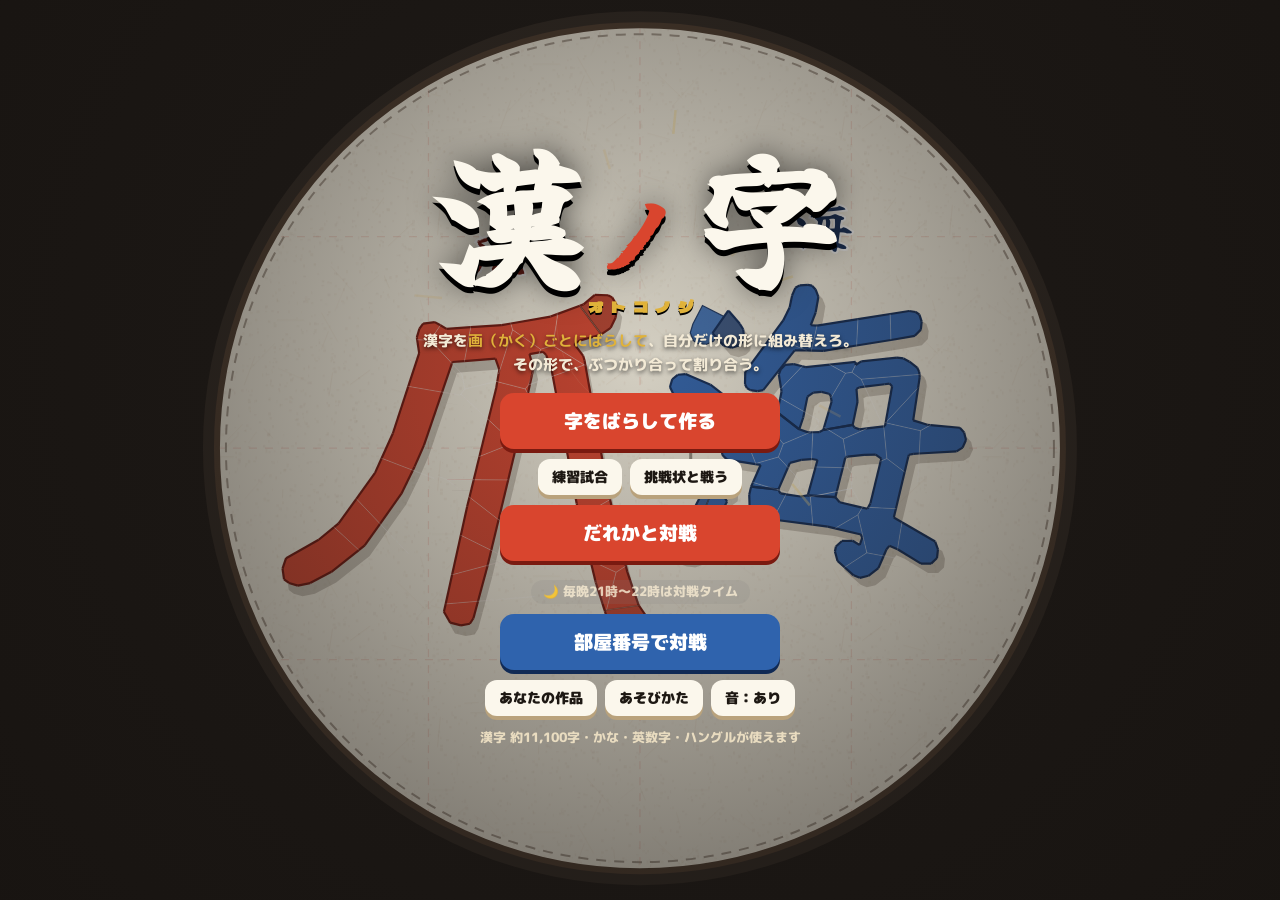
<file: index.html>
<!doctype html>
<html lang="ja">
<head>
<!-- Google tag (gtag.js) -->
<script async src="https://www.googletagmanager.com/gtag/js?id=G-5RB6XMN0QR"></script>
<script>
  window.dataLayer = window.dataLayer || [];
  function gtag(){dataLayer.push(arguments);}
  gtag('js', new Date());
  gtag('config', 'G-5RB6XMN0QR');
</script>
<meta charset="utf-8">
<meta name="viewport" content="width=device-width,initial-scale=1,maximum-scale=1,user-scalable=no,viewport-fit=cover">
<title>漢ノ字</title>
<meta name="description" content="漢字を画（かく）ごとにばらして、自分だけの形に組み替える。その形で、ぶつかり合って割り合う。どの字を、どう組むか。">
<meta name="theme-color" content="#16120f">
<meta property="og:title" content="漢ノ字（オトコノジ）">
<meta property="og:description" content="漢字を画ごとにばらして組み替え、その形でぶつかり合う。どの字を、どう組むか。">
<meta property="og:type" content="website">
<meta property="og:url" content="https://nasubi-no-oniwa.github.io/otokonoji/">
<meta property="og:site_name" content="なすびのお庭">
<meta property="og:image" content="https://nasubi-no-oniwa.github.io/otokonoji/icons/ogp.png">
<meta property="og:image:width" content="1200">
<meta property="og:image:height" content="630">
<meta name="twitter:card" content="summary_large_image">
<meta name="twitter:title" content="漢ノ字（オトコノジ）">
<meta name="twitter:description" content="漢字を画ごとにばらして組み替え、その形でぶつかり合う。どの字を、どう組むか。">
<meta name="twitter:image" content="https://nasubi-no-oniwa.github.io/otokonoji/icons/ogp.png">
<meta name="apple-mobile-web-app-capable" content="yes">
<link rel="manifest" href="manifest.json">
<link rel="icon" href="icons/icon-192.png">
<link rel="apple-touch-icon" href="icons/apple-touch-icon.png">
<link rel="preconnect" href="https://fonts.googleapis.com">
<link rel="preconnect" href="https://fonts.gstatic.com" crossorigin>
<link href="https://fonts.googleapis.com/css2?family=Dela+Gothic+One&family=Yuji+Syuku&family=M+PLUS+Rounded+1c:wght@500;800;900&display=swap" rel="stylesheet">
<link rel="stylesheet" href="css/style.css?v=4">
<!-- nasubi-track: 結果画面とXへの投稿の回数を記録（ゲームの動きには影響しない） -->
<script>(function(){try{var G="otokonoji",IDS=["result"];
function ev(n){try{if(typeof gtag==='function')gtag('event',n,{game:G});}catch(e){}}
var o=window.open;window.open=function(u){try{if(/intent\/(post|tweet)/.test(String(u)))ev('x_share');}catch(e){}return o.apply(window,arguments);};
if(!IDS.length)return;
function vis(e){if(!e||!e.isConnected||e.closest('[hidden]'))return false;var r=e.getBoundingClientRect();if(r.width<1||r.height<1)return false;for(var n=e;n&&n.nodeType===1;n=n.parentElement){var s=getComputedStyle(n);if(s.display==='none'||s.visibility==='hidden'||parseFloat(s.opacity)<0.05)return false;}return true;}
var was={};setInterval(function(){try{var any=false;for(var i=0;i<IDS.length;i++){if(vis(document.getElementById(IDS[i])))any=true;}if(any&&!was.v)ev('result_view');was.v=any;}catch(e){}},700);
}catch(e){}})();</script>
<!-- nasubi-ad: スマホのとき、結果画面とタイトル画面の決めた場所に広告の帯（と、決めた場所だけその下に大きい広告）を出す（遊んでいる最中は出さない・ボタンに重ねない・広告の幅320pxを切らない・画面が出たらすぐ見せるが、最初の1.2秒は押しても反応しない・画面が出るたびに新しい広告を読みこむ（場所ごとに30秒に1回まで）・画面が隠れて2秒たったら広告を外して止める・タイトル画面はタイトル用の広告枠を使う） -->
<script>(function(){try{var C=[{"a": "#result .sheet-in", "v": "#result"}, {"a": "#s-title div.t-wrap", "v": "#s-title", "t": 1, "b": 1, "m": 20, "x": "", "x2": ""}],BIG=1,M=20,EX="",EX2="",AD='https://nasubi-no-oniwa.github.io/ad/',AD2='https://nasubi-no-oniwa.github.io/ad/big.html',TAD='https://nasubi-no-oniwa.github.io/ad/t.html',TAD2='https://nasubi-no-oniwa.github.io/ad/tbig.html',LOCK=1200,HOLD=2000,MIN=30000;
if(/[?&]noad=1/.test(location.search))return;
if(!/iPhone|iPod|Android|Mobile|Windows Phone|BlackBerry/i.test(navigator.userAgent||''))return;
var S=[];
function vis(e){if(!e||!e.isConnected||e.closest('[hidden]'))return false;var r=e.getBoundingClientRect();if(r.width<1||r.height<1)return false;for(var n=e;n&&n.nodeType===1;n=n.parentElement){var s=getComputedStyle(n);if(s.display==='none'||s.visibility==='hidden'||parseFloat(s.opacity)<0.05)return false;}return true;}
function opt(i,k,d){return C[i][k]===undefined?d:C[i][k];}
function mk(i){var b=document.createElement('div');b.className='nsb-ad';b.style.cssText='display:block;position:static;float:none;box-sizing:content-box;width:320px;min-width:320px;max-width:none;height:50px;margin:'+opt(i,'m',M)+'px calc((100% - 320px) / 2) 0;padding:0;border:0;background:none;box-shadow:none;border-radius:0;transform:none;overflow:hidden;flex:0 0 auto;align-self:center;'+opt(i,'x',EX);return b;}
function mk2(i){var g=document.createElement('div');g.className='nsb-ad nsb-big';g.style.cssText='display:block;position:static;float:none;box-sizing:content-box;width:300px;min-width:300px;max-width:none;height:250px;margin:20px calc((100% - 300px) / 2) 0;padding:0;border:0;background:none;box-shadow:none;border-radius:0;transform:none;overflow:hidden;flex:0 0 auto;align-self:center;'+opt(i,'x2',EX2);return g;}
function mkf(u,w,h){var f=document.createElement('iframe');f.title='ad';f.setAttribute('scrolling','no');f.width=w;f.height=h;f.style.cssText='border:0;margin:0;padding:0;width:'+w+'px;height:'+h+'px;display:block;max-width:none;visibility:hidden;pointer-events:none';f.src=u;return f;}
function place(){for(var i=0;i<C.length;i++){var a=document.querySelector(C[i].a);if(!a)continue;var s=S[i]||(S[i]={b:mk(i),g:opt(i,'b',BIG)?mk2(i):null,on:false,since:0,hid:0,last:0,f:null,f2:null});var b=s.b;
if(C[i].p==='first'){if(a.firstElementChild!==b)a.insertBefore(b,a.firstChild);}else if(b.parentNode!==a)a.appendChild(b);
if(s.g&&b.nextSibling!==s.g)a.insertBefore(s.g,b.nextSibling);}}
function off(s,now){if(s.f){s.f.style.visibility='hidden';s.f.style.pointerEvents='none';}if(s.f2){s.f2.style.visibility='hidden';s.f2.style.pointerEvents='none';}s.on=false;s.since=0;s.hid=now;}
function kill(s){if(s.f){if(s.f.parentNode)s.f.parentNode.removeChild(s.f);s.f=null;}if(s.f2){if(s.f2.parentNode)s.f2.parentNode.removeChild(s.f2);s.f2=null;}}
function tick(){try{place();var k=-1,i,s,res=false,now=Date.now();
for(i=0;i<C.length;i++){s=S[i];if(!C[i].t&&s&&vis(document.querySelector(C[i].v))&&vis(s.b)){k=i;res=true;break;}}
if(k<0)for(i=0;i<C.length;i++){s=S[i];if(C[i].t&&s&&vis(document.querySelector(C[i].v))&&vis(s.b)){k=i;break;}}
if(document.hidden)k=-1;
for(i=0;i<C.length;i++){s=S[i];if(!s)continue;
if(C[i].t){var d=(res&&vis(document.querySelector(C[i].v)))?'none':'block';if(s.b.style.display!==d){s.b.style.display=d;if(s.g)s.g.style.display=d;}}
if(i!==k){if(s.on)off(s,now);if(s.f&&now-s.hid>=HOLD&&now-s.last>=MIN)kill(s);}}
if(k<0)return;
s=S[k];
if(!s.on){s.on=true;s.since=now;}
if(!s.f){var t=!!C[k].t;s.f=mkf(t?TAD:AD,320,50);s.b.appendChild(s.f);if(s.g){s.f2=mkf(t?TAD2:AD2,300,250);s.g.appendChild(s.f2);}s.last=now;}
if(s.f.parentNode!==s.b)s.b.appendChild(s.f);if(s.f2&&s.f2.parentNode!==s.g)s.g.appendChild(s.f2);
var pe=(now-s.since<LOCK)?'none':'auto';
s.f.style.visibility='visible';s.f.style.pointerEvents=pe;if(s.f2){s.f2.style.visibility='visible';s.f2.style.pointerEvents=pe;}
}catch(_){}}
function go(){place();try{new MutationObserver(place).observe(document.body,{childList:true,subtree:true});}catch(_){}setInterval(tick,300);}
if(document.body)go();else document.addEventListener('DOMContentLoaded',go);
}catch(e){}})();</script>
<!-- nasubi-next: 結果画面に「次のゲーム」を出す（右にスライドするか押すと、おすすめの画面。中身は nasubi-no-oniwa.github.io/next/next.js で全作品共通） -->
<script>window.NSB_NEXT={"g": "otokonoji", "r": [{"a": "#result .sheet-in", "v": "#result"}], "ad": 1};</script>
<script src="https://nasubi-no-oniwa.github.io/next/next.js" defer></script>
</head>
<body>
<canvas id="arena"></canvas>

<!-- タイトル -->
<section class="screen active" id="s-title">
  <div class="t-wrap">
    <div class="logo"><span class="lg-k">漢</span><span class="lg-no">ノ</span><span class="lg-k">字</span></div>
    <div class="logo-r">オトコノジ</div>
    <p class="sub">漢字を<b>画（かく）ごとにばらして</b>、自分だけの形に組み替えろ。<br>その形で、ぶつかり合って割り合う。</p>
    <div class="t-btns">
      <button class="btn big hot" id="btn-make">字をばらして作る</button>
      <div class="row t-row2">
        <button class="btn sm2" id="btn-practice">練習試合</button>
        <button class="btn sm2" id="btn-chal">挑戦状と戦う</button>
      </div>
      <button class="btn big blue" id="btn-online">部屋番号で対戦</button>
      <div class="row t-row2">
        <button class="btn sm2" id="btn-works">あなたの作品</button>
        <button class="btn sm2" id="btn-howto">あそびかた</button>
        <button class="btn sm2" id="btn-snd">音：<span id="snd-name">あり</span></button>
      </div>
      <p class="chal-mine" id="chal-mine"></p>
      <button class="news" id="chal-news" hidden></button>
    </div>
    <p class="loading" id="loading">読みこみ中…</p>
  </div>
</section>

<!-- 作る -->
<section class="screen" id="s-make">
  <header class="bar mk-bar">
    <button class="btn sm ghost" id="mk-back">←<span class="mk-bk"> もどる</span></button>
    <button class="mk-ch" id="mk-ch" title="字をかえる"><span id="mk-ch-t">？</span><small>字をかえる</small></button>
    <select class="cls" id="mk-form" aria-label="字形" hidden></select>
    <span class="mk-st" id="mk-st"></span>
    <button class="btn sm ghost mk-help" id="mk-help" title="作り方">？</button>
  </header>
  <div class="mk-body">
    <div class="mk-board">
      <canvas id="mk-cv"></canvas>
      <div class="mk-empty" id="mk-empty">
        <p>ばらす字を1つ入れてください</p>
        <div class="mk-q"><input id="mk-q" maxlength="8" autocomplete="off" autocapitalize="off" placeholder="例：木"><button class="btn hot" id="mk-go">ばらす</button></div>
        <button class="btn sm" id="mk-rand">おまかせ</button>
        <p class="note">漢字・ひらがな・カタカナ・英数字・ハングルが使えます。</p>
      </div>
    </div>
    <div class="mk-side">
      <div class="mk-tools" id="mk-tools">
        <button class="btn sm" id="mk-rl" title="左に15度回す">⟲<small>15°</small></button>
        <button class="btn sm" id="mk-rr" title="右に15度回す">⟳<small>15°</small></button>
        <button class="btn sm" id="mk-out" title="えらんだ画を箱にもどす">箱へ</button>
        <button class="btn sm" id="mk-undo" title="ひとつ前にもどす">↶</button>
        <button class="btn sm" id="mk-reset" title="元の字の形にもどす">元の字</button>
        <button class="btn sm" id="mk-clear" title="ぜんぶ箱にもどす">全部箱へ</button>
      </div>
      <p class="mk-savehint" id="mk-savehint">↓ できたら、いちばん下の<b>「この形で保存」</b>ボタンで保存</p>
      <div class="mk-box-h"><b>素材箱</b><span id="mk-box-n"></span><small>書き順に並んでいます。ドラッグで台へ</small></div>
      <div class="mk-box" id="mk-box"></div>
      <div class="mk-stats" id="mk-stats" title="押すとグラフ">
        <canvas id="mk-radar" width="300" height="270" style="width:150px;height:135px"></canvas>
        <div class="st-list" id="mk-stl"></div>
      </div>
      <p class="mk-msg" id="mk-msg"></p>
      <div class="mk-foot"><button class="btn big hot" id="mk-save" disabled>この形で保存</button></div>
    </div>
  </div>
</section>

<!-- えらぶ（試合の前） -->
<section class="screen" id="s-setup">
  <header class="bar">
    <button class="btn sm ghost" id="btn-setup-back">← もどる</button>
    <b class="su-title" id="su-title">練習試合</b>
    <div class="on-st" id="on-st"></div>
  </header>
  <div class="slots">
    <div class="slot" id="slot0"></div>
    <div class="vs-mid"><span>VS</span></div>
    <div class="slot" id="slot1"></div>
  </div>
  <footer class="bar bottom">
    <button class="btn big hot" id="btn-fight">はっけよい！</button>
  </footer>
</section>

<!-- 作品をえらぶ -->
<div class="sheet" id="wpick">
  <div class="sheet-in">
    <div class="pk-head"><b class="pk-t" id="wp-t">作品をえらぶ</b><button class="btn sm ghost2" id="wp-close">とじる</button></div>
    <div class="wp-list" id="wp-list"></div>
  </div>
</div>

<!-- 元の字をえらぶ（練習の相手） -->
<div class="sheet" id="cpick">
  <div class="sheet-in cp">
    <div class="pk-head"><b class="pk-t">練習の相手</b><button class="btn sm ghost2" id="cp-close">とじる</button></div>
    <p class="note">何もいじっていない「元の字」と戦います。好きな字を入れてください。</p>
    <div class="mk-q"><input id="cp-q" maxlength="8" autocomplete="off" autocapitalize="off" placeholder="例：龍"><button class="btn hot" id="cp-go">この字と戦う</button></div>
    <div class="row"><button class="btn sm" id="cp-rand">おまかせ</button><button class="btn sm" id="cp-mine">自分の作品から</button></div>
    <p class="err" id="cp-err"></p>
  </div>
</div>

<!-- 試合 -->
<section class="screen" id="s-battle">
  <div class="hud">
    <div class="hp l"><b id="hn0"></b><div class="gauge"><i id="hg0"></i></div><span id="hv0">100%</span></div>
    <div class="clock" id="clock">60</div>
    <div class="hp r"><span id="hv1">100%</span><div class="gauge"><i id="hg1"></i></div><b id="hn1"></b></div>
  </div>
  <div class="call" id="call"></div>
  <div class="b-btns"><button class="btn sm ghost" id="btn-speed">×1</button><button class="btn sm ghost" id="btn-skip">結果へ</button></div>
</section>

<!-- 結果 -->
<div class="sheet" id="result">
  <div class="sheet-in res">
    <div class="res-t" id="res-t"></div>
    <div class="res-line" id="res-line"></div>
    <canvas id="res-img" width="1200" height="675" hidden></canvas>
    <button class="btn big hot img-btn" id="btn-img">勝利画像を出す</button>
    <div class="row">
      <button class="btn" id="btn-replay">もう一度見る</button>
      <button class="btn" id="btn-change">組み合わせを変える</button>
    </div>
    <div class="row" id="chal-row"><button class="btn" id="btn-remake">この作品を作り直す</button><button class="btn hot" id="btn-chal-next">べつの挑戦状と戦う</button></div>
    <p class="note" id="res-note"></p>
  </div>
</div>

<!-- 画像 -->
<div class="sheet" id="imgview">
  <div class="sheet-in iv">
    <img id="iv-img" alt="結果画像">
    <div class="row">
      <button class="btn hot" id="btn-share">Xに投稿</button>
      <button class="btn" id="btn-save">画像を保存</button>
      <button class="btn" id="iv-close">とじる</button>
    </div>
    <p class="note" id="iv-note">画像を長押しでも保存できます</p>
  </div>
</div>

<!-- あなたの作品 -->
<section class="screen" id="s-works">
  <div class="panel">
    <header class="p-head"><button class="btn sm ghost" id="btn-works-back">← もどる</button><h2>あなたの作品</h2></header>
    <div class="p-body"><div id="works-list"></div></div>
  </div>
</section>

<!-- 挑戦状と戦う -->
<section class="screen" id="s-chal">
  <div class="card">
    <h2>挑戦状と戦う</h2>
    <p class="note">だれかが作って置いた作品と戦います。相手がその場にいなくても戦えます。</p>
    <label class="fld">合言葉（8けた）<input id="ch-code" maxlength="11" autocomplete="off" autocapitalize="characters" placeholder="例：AB3K-7XQM"></label>
    <button class="btn hot wide" id="ch-go">この挑戦状と戦う</button>
    <p class="err" id="ch-err"></p>
    <button class="btn blue wide" id="ch-rand">ランダムな挑戦状と戦う</button>
    <button class="btn sm ghost2" id="ch-back">もどる</button>
  </div>
</section>

<!-- 部屋番号で対戦 -->
<section class="screen" id="s-online">
  <div class="card on-card">
    <h2>部屋番号で対戦</h2>
    <div id="on-form">
      <p class="note">同じ部屋番号を入れた人と1対1。お互いに作品をこっそり決めて、同時に公開します。3人目からは観戦です。</p>
      <label class="fld">部屋番号<input id="in-code" maxlength="20" placeholder="例：1234" autocomplete="off"></label>
      <button class="btn hot wide" id="btn-join">入る</button>
    </div>
    <div id="on-wait" class="hide"><p class="big-note" id="on-msg">あいてを待っています…</p><p class="note" id="on-people"></p></div>
    <p class="err" id="on-err"></p>
    <button class="btn sm ghost2" id="btn-on-back">もどる</button>
  </div>
</section>

<!-- あそびかた -->
<section class="screen" id="s-howto">
  <div class="card how">
    <h2>あそびかた</h2>
    <ol>
      <li><b>字をえらんで、ばらす。</b>漢字を1つ入れると、画（かく）ごとにばらばらになって「素材箱」に入ります。同じ字でも日本と中国・台湾で形がちがう字は、どちらの形にするか選べます。</li>
      <li><b>組み替える。</b>画をドラッグして台に置き、「⟲」「⟳」で15度ずつ回します。縦に積むのではなく、<b>重ねて</b>1つの形にします。画は<b>必ずどこかの画とくっついていないといけません</b>（はなれた画は赤くなり、保存できません）。画はぜんぶ使います。元の字のままでは保存できません。</li>
      <li><b>保存して戦う。</b>あとは全自動。ぶつかるたびに割れて欠けていき、先に65％を失った方の負け。60秒たったら残りが多い方の勝ちです。<b>同じ作品どうしなら、いつでも必ず同じ結果</b>になります。</li>
      <li><b>練習試合</b>：自分の作品と、何もいじっていない「元の字」（好きな字）を戦わせます。</li>
      <li><b>合言葉と挑戦状</b>：作品を保存するたびに<b>8けたの合言葉</b>がつき、その作品がそのまま挑戦状になります。形の画像と合言葉をXに投稿しよう。ほかの人は「挑戦状と戦う」に合言葉を入れて戦えます。ランダムな挑戦状とも戦えます。「あなたの作品」で、最近の挑戦者を見て<b>仕返し</b>もできます。</li>
      <li><b>番号で取り出す・引き継ぎ</b>：「あなたの作品」で合言葉を入れると、その作品を一覧に取り出せます（ほかの人の作品は改造できます）。スマホを変えるときは「引き継ぎコード」で作品ぜんぶを移せます。</li>
      <li><b>だれかと対戦・部屋番号で対戦</b>：その場にいる人と、作品どうしで1対1。毎晩21時〜22時は対戦タイム！</li>
    </ol>
    <h3>強さの決まり方</h3>
    <p class="note">組み立てた形は、大きさをそろえてから戦います。<br>体力＝線が占める広さ（重ねるほど減る）、速さ＝軽さ、かたさ＝すき間の少なさ、鋭さ＝形の出っぱり、勢い＝元の字の画数。数字は「元の字」約1万2千字の中で何番目くらいかを0〜100で表したものです。<br>大きく広がった形は土俵に入る大きさまで縮めて、そのぶん体力と重さに<b>加点</b>（1.6倍まで）。画数が少ない字は細い線が欠けやすいので、画数に応じて体力に少し足しています。</p>
    <h3>使える字</h3>
    <p class="note" id="how-chars">※漢字・ひらがな・カタカナ・英数字・ハングルが使えます。旧字や、とてもめずらしい字は、画のデータがないため使えません。<br>ハングルは、部品（字母）の画を組み合わせて作っているので、ふつうの字体と少し形がちがう字があります。</p>
    <h3>データ</h3>
    <p class="credit">日本の字形：KanjiVG（Ulrich Apel、CC BY-SA 3.0）を加工して作成<br>中国・台湾の字形：Make Me a Hanzi（Shaunak Kishore）／hanzi-writer-data（Arphic Public License）を加工して作成<br>英数字：Hershey フォント（hersheytext、MIT License）を加工して作成<br>加工した画のデータ（data/g）は、もとのデータと同じ条件（CC BY-SA 3.0・Arphic Public License）で公開しています<br>効果音：Kenney「Impact Sounds」（CC0）　音楽：自作（プログラムで作成）</p>
    <button class="btn" id="btn-how-back">もどる</button>
  </div>
</section>

<button class="mk-float" id="mk-float" hidden>↓ 保存ボタンは下にあります</button>
<div class="toast" id="toast"></div>

<script src="js/firebase-config.js?v=4"></script>
<script src="js/glyph.js?v=3"></script>
<script src="js/shape.js?v=3"></script>
<script src="js/pct.js?v=3"></script>
<script src="js/sim.js?v=3"></script>
<script src="js/render.js?v=3"></script>
<script src="js/resimg.js?v=3"></script>
<script src="js/sound.js?v=3"></script>
<script src="js/online.js?v=3"></script>
<script src="js/qm.js?v=3"></script>
<script src="js/chal.js?v=3"></script>
<script src="js/edit.js?v=4"></script>
<script src="js/main.js?v=3"></script>
</body>
</html>
</file>
<file: css/style.css>
:root { --paper: #f1e9d6; --paper2: #fbf7ec; --ink: #1d1813; --sumi: #16120f; --red: #d9452e; --red-d: #7a1a10; --blue: #2f63ad; --blue-d: #102a55; --gold: #e0b23a; --green: #3e9a55; --bg: #16120f; }
* { box-sizing: border-box; -webkit-tap-highlight-color: transparent; }
html, body { margin: 0; height: 100%; overflow: hidden; background: var(--bg); color: var(--ink); font-family: 'M PLUS Rounded 1c', sans-serif; font-weight: 800; -webkit-user-select: none; user-select: none; }
#arena { position: fixed; inset: 0; width: 100%; height: 100%; display: block; }
button { font: inherit; color: inherit; cursor: pointer; }
.hide { display: none !important; }
.screen { position: fixed; inset: 0; display: none; }
.screen.active { display: flex; }
.btn { border: 0; border-radius: 14px; padding: 11px 18px; background: var(--paper2); color: var(--ink); font-size: 16px; font-weight: 900; box-shadow: 0 4px 0 #b9a27c; transition: transform .08s; }
.btn:active { transform: translateY(3px); box-shadow: 0 1px 0 #b9a27c; }
.btn.hot { background: var(--red); color: #fff; box-shadow: 0 4px 0 var(--red-d); }
.btn.blue { background: var(--blue); color: #fff; box-shadow: 0 4px 0 var(--blue-d); }
.btn.big { font-size: 19px; padding: 14px 22px; }
.btn.sm { font-size: 13px; padding: 7px 12px; border-radius: 10px; box-shadow: 0 3px 0 #b9a27c; }
.btn.ghost { background: rgba(255,255,255,.12); color: #fff; box-shadow: 0 3px 0 rgba(0,0,0,.35); }
.btn.wide { width: 100%; }
.btn:disabled { opacity: .45; }
.row { display: flex; gap: 10px; justify-content: center; flex-wrap: wrap; margin-top: 10px; }

/* タイトル */
#s-title { align-items: center; justify-content: center; background: radial-gradient(circle at 50% 40%, rgba(22,18,15,.15), rgba(22,18,15,.75)); }
.t-wrap { text-align: center; padding: max(16px, env(safe-area-inset-top)) 16px 16px; max-width: 560px; }
.logo { font-family: 'Dela Gothic One', sans-serif; line-height: 1; color: #fff; text-shadow: 0 4px 0 var(--sumi), 0 0 24px rgba(0,0,0,.4); }
.logo .l1 { display: block; font-size: clamp(30px, min(8vw, 9vh), 54px); letter-spacing: .1em; }
.logo .l2 { display: block; font-size: clamp(64px, min(20vw, 22vh), 140px); color: #ffcf3a; letter-spacing: .04em; -webkit-text-stroke: 3px var(--sumi); paint-order: stroke fill; }
.sub { color: #f3ead6; font-size: 15px; line-height: 1.6; margin: 12px 0 16px; text-shadow: 0 2px 4px rgba(0,0,0,.6); }
.sub b { color: #ffcf3a; }
.t-btns { display: flex; flex-direction: column; gap: 10px; align-items: center; }
.t-btns .btn.big { min-width: 280px; }
.loading { color: #e9dcc0; font-size: 13px; margin-top: 12px; }
@media (max-height: 470px) { .logo .l2 { font-size: 70px; } .sub { margin: 6px 0 8px; font-size: 13px; } .t-btns { gap: 6px; } .btn.big { padding: 10px 18px; font-size: 16px; } }

/* えらぶ */
#s-setup { flex-direction: column; background: rgba(22,18,15,.88); }
.bar { display: flex; align-items: center; gap: 10px; padding: max(8px, env(safe-area-inset-top)) max(10px, env(safe-area-inset-right)) 8px max(10px, env(safe-area-inset-left)); color: #fff; }
.bar.bottom { justify-content: center; padding-bottom: max(10px, env(safe-area-inset-bottom)); }
.bar.bottom .btn { min-width: 260px; }
.mode { display: flex; background: rgba(255,255,255,.12); border-radius: 12px; padding: 3px; margin-left: auto; }
.seg { border: 0; background: none; color: #e9dcc0; padding: 6px 12px; border-radius: 9px; font-size: 13px; }
.seg.on { background: var(--paper2); color: var(--ink); }
.on-st { font-size: 12px; color: #ffcf3a; }
.slots { flex: 1; display: flex; gap: 8px; padding: 0 max(10px, env(safe-area-inset-right)) 0 max(10px, env(safe-area-inset-left)); overflow: hidden; min-height: 0; }
.vs-mid { display: flex; align-items: center; justify-content: center; font-family: 'Dela Gothic One'; color: #ffcf3a; font-size: 24px; text-shadow: 0 3px 0 var(--sumi); }
.slot { flex: 1; min-width: 0; background: var(--paper); border-radius: 16px; padding: 10px; overflow-y: auto; box-shadow: inset 0 0 0 3px var(--red); position: relative; }
#slot1 { box-shadow: inset 0 0 0 3px var(--blue); }
@media (max-aspect-ratio: 1/1) { .slots { flex-direction: column; overflow-y: auto; } .slot { flex: none; overflow: visible; } .vs-mid { font-size: 18px; } }
.sl-side { display: inline-block; font-size: 11px; color: #fff; background: var(--red); border-radius: 6px; padding: 1px 8px; }
#slot1 .sl-side { background: var(--blue); }
.sl-empty { display: flex; flex-direction: column; align-items: center; justify-content: center; gap: 10px; min-height: 160px; color: #7a6a55; }
.sl-top { display: flex; gap: 10px; align-items: flex-start; margin-top: 6px; }
.sl-shape { position: relative; flex: 0 0 auto; }
.sl-shape canvas { display: block; background: var(--paper2); border-radius: 12px; }
.dir { display: flex; gap: 4px; justify-content: center; margin-top: 4px; }
.dir .btn { padding: 4px 9px; font-size: 13px; }
.dir-lab { font-size: 11px; color: #7a6a55; text-align: center; }
.sl-info { min-width: 0; flex: 1; }
.sl-name { font-size: 20px; line-height: 1.15; word-break: break-all; }
.sl-name small { display: block; font-size: 11px; color: #7a6a55; font-weight: 800; }
.badge { display: inline-block; font-size: 11px; padding: 2px 8px; border-radius: 999px; margin: 4px 0; background: #2f8a4b; color: #fff; }
.badge.old { background: #8a6a3a; }
.sl-data { font-size: 12px; color: #4a3a2a; line-height: 1.6; font-weight: 800; }
.sl-data .est { color: #b0571b; }
.sl-mid { display: flex; gap: 8px; align-items: center; margin-top: 6px; }
.sl-mid canvas { flex: 0 0 auto; }
.st-list { flex: 1; font-size: 12px; line-height: 1.55; }
.st-list div { display: flex; justify-content: space-between; gap: 6px; border-bottom: 1px dashed rgba(60,40,20,.15); }
.st-list span { color: #7a6a55; font-weight: 800; font-size: 10px; }
.st-list .up { color: #b07a00; } .st-list .kf { color: var(--green); } .st-list .dn { color: #b0302a; }
.sl-btns { display: flex; gap: 6px; margin-top: 8px; }
.hidden-foe { display: flex; align-items: center; justify-content: center; min-height: 160px; color: #7a6a55; text-align: center; font-size: 14px; }

/* 検索 */
.sheet { position: fixed; inset: 0; background: rgba(20,15,10,.6); display: none; align-items: center; justify-content: center; z-index: 20; padding: 10px; }
.sheet.on { display: flex; }
.sheet-in { background: var(--paper); border-radius: 18px; width: 100%; max-width: 620px; max-height: 100%; display: flex; flex-direction: column; overflow: hidden; box-shadow: 0 20px 40px rgba(0,0,0,.4); }
.pk-head { display: flex; gap: 6px; padding: 10px; }
.pk-head input { flex: 1; min-width: 0; font: inherit; font-size: 17px; padding: 9px 12px; border-radius: 12px; border: 2px solid #c9b38f; background: #fff; -webkit-user-select: text; user-select: text; }
.pk-hint { font-size: 12px; color: #7a6a55; padding: 0 12px 6px; }
.pk-list { list-style: none; margin: 0; padding: 0 6px 10px; overflow-y: auto; flex: 1; }
.pk-list li { display: flex; align-items: center; gap: 10px; padding: 8px; border-radius: 10px; cursor: pointer; }
.pk-list li:nth-child(odd) { background: rgba(255,255,255,.45); }
.pk-list li:active { background: #fff3c8; }
.pk-list .nm { font-size: 16px; } .pk-list .kn { font-size: 11px; color: #7a6a55; display: block; font-weight: 800; }
.pk-list .bd { margin-left: auto; text-align: right; font-size: 11px; white-space: nowrap; }

/* 試合 */
#s-battle { pointer-events: none; }
.hud { position: absolute; top: max(6px, env(safe-area-inset-top)); left: max(8px, env(safe-area-inset-left)); right: max(8px, env(safe-area-inset-right)); display: flex; align-items: center; gap: 8px; color: #fff; }
.hp { flex: 1; display: flex; align-items: center; gap: 6px; min-width: 0; }
.hp.r { flex-direction: row; }
.hp b { font-size: 13px; white-space: nowrap; overflow: hidden; text-overflow: ellipsis; max-width: 34%; }
.hp span { font-size: 13px; font-variant-numeric: tabular-nums; width: 40px; text-align: center; }
.gauge { flex: 1; height: 14px; background: rgba(255,255,255,.15); border-radius: 7px; overflow: hidden; position: relative; }
.gauge::after { content: ''; position: absolute; top: 0; bottom: 0; left: 35%; width: 2px; background: rgba(255,255,255,.6); }
.hp.r .gauge::after { left: auto; right: 35%; }
.gauge i { display: block; height: 100%; width: 100%; background: var(--red); transition: width .2s; }
.hp.r .gauge i { background: var(--blue); margin-left: auto; }
.clock { font-family: 'Dela Gothic One'; font-size: 24px; min-width: 44px; text-align: center; color: #ffcf3a; }
.call { position: absolute; left: 0; right: 0; top: 40%; text-align: center; font-family: 'Dela Gothic One'; font-size: clamp(36px, 9vw, 80px); color: #fff; text-shadow: 0 5px 0 var(--sumi), 0 0 20px rgba(0,0,0,.5); opacity: 0; transform: scale(.8); transition: opacity .2s, transform .25s; white-space: pre-line; line-height: 1.1; }
.call.on { opacity: 1; transform: scale(1); }
.call small { display: block; font-family: 'M PLUS Rounded 1c'; font-size: .3em; margin-top: 6px; }
.b-btns { position: absolute; right: max(10px, env(safe-area-inset-right)); bottom: max(10px, env(safe-area-inset-bottom)); display: flex; gap: 6px; pointer-events: auto; }

/* 結果 */
.res { padding: 12px; text-align: center; overflow-y: auto; }
.res-t { font-family: 'Dela Gothic One'; font-size: 34px; color: var(--red-d); }
.res-line { font-size: 15px; margin: 2px 0 8px; }
#res-img { width: 100%; height: auto; border-radius: 10px; box-shadow: 0 4px 12px rgba(0,0,0,.25); }
.note { font-size: 12px; color: #6a5a45; font-weight: 500; line-height: 1.6; }

/* カード */
#s-online, #s-howto { align-items: center; justify-content: center; background: rgba(22,18,15,.85); padding: 10px; }
.card { background: var(--paper); border-radius: 18px; padding: 16px 18px; max-width: 520px; width: 100%; max-height: 100%; overflow-y: auto; text-align: center; }
.card h2 { font-family: 'Dela Gothic One'; font-weight: 400; margin: 0 0 8px; }
.card h3 { margin: 12px 0 4px; font-size: 15px; text-align: left; }
.how { max-width: 640px; text-align: left; }
.how h2 { text-align: center; } .how ol { padding-left: 1.3em; font-size: 14px; font-weight: 500; line-height: 1.65; margin: 0; } .how li { margin-bottom: 6px; } .how b { font-weight: 900; }
.how .btn { display: block; margin: 12px auto 0; }
.credit { font-size: 11px; color: #6a5a45; font-weight: 500; line-height: 1.6; }
.fld { display: flex; flex-direction: column; text-align: left; font-size: 13px; gap: 4px; margin-bottom: 10px; }
.fld input { font: inherit; font-size: 17px; padding: 10px 12px; border-radius: 12px; border: 2px solid #c9b38f; -webkit-user-select: text; user-select: text; }
.big-note { font-size: 17px; } .err { color: #c0281c; font-size: 13px; min-height: 1em; }
.toast { position: fixed; left: 50%; bottom: 24px; transform: translateX(-50%); background: rgba(20,15,10,.88); color: #fff; padding: 8px 16px; border-radius: 999px; font-size: 14px; opacity: 0; transition: opacity .25s; pointer-events: none; z-index: 30; }
.toast.on { opacity: 1; }
#res-img { max-height: 46vh; width: auto; max-width: 100%; }
@media (max-height: 470px) { .res-t { font-size: 24px; } .res-line { font-size: 13px; margin-bottom: 4px; } #res-img { max-height: 40vh; } .res .row { margin-top: 6px; } .res .btn { padding: 8px 14px; font-size: 14px; } .sl-shape canvas { width: 96px !important; height: 96px !important; } .sl-name { font-size: 17px; } }

.cls { font: inherit; font-size: 13px; font-weight: 900; padding: 6px 8px; border-radius: 10px; border: 0; background: var(--paper2); color: var(--ink); max-width: 46vw; }
.cls-warn { background: #fde2d8; color: #9a2a14; border-radius: 10px; padding: 4px 8px; font-size: 12px; margin-top: 6px; }
.gk { display: inline-block; background: #ffcf3a; color: var(--sumi); border-radius: 8px; padding: 0 8px; margin-left: 6px; font-family: 'Dela Gothic One'; font-weight: 400; }
/* 挑戦状 */
.chal-mine { margin: 2px 0 0; font-size: 13px; font-weight: 800; color: #ffcf3a; min-height: 0; text-shadow: 0 1px 0 rgba(0,0,0,.5); }
.chal-mine:empty { display: none; }
.chal-h { display: block; font-size: 11px; font-weight: 800; opacity: .8; }
#chal-row .btn[hidden], .btn[hidden] { display: none !important; }
#chal-row:not(:has(.btn:not([hidden]))) { display: none; }
.qm-cnt { color: #f3e7cf; }
@media (max-height: 470px) { .qm-cnt { margin-top: 0; font-size: 11.5px; line-height: 1.35; } .qm-cnt .qm-prime { margin-top: 1px; padding: 1px 10px; font-size: 11px !important; } }
@media (max-height: 420px) { .sub { display: none; } }
@media (max-height: 420px) { .logo .l2 { font-size: 58px; } .logo .l1 { font-size: 20px; } }
.pk-list li.pk-note { font-size: 12.5px; color: #7a5a2a; cursor: default; background: transparent; line-height: 1.5; }
.pk-list .nm small { font-size: .78em; opacity: .75; font-weight: 800; }
/* 結果画像 */
.img-btn { display: block; margin: 6px auto 2px; min-width: 260px; }
#imgview { z-index: 25; background: rgba(15,11,8,.86); }
.iv { padding: 12px; text-align: center; width: auto; max-width: min(940px, 100%); overflow-y: auto; }
.iv img { display: block; margin: 0 auto; width: auto; max-width: 100%; height: auto; max-height: calc(100vh - 150px); object-fit: contain; border-radius: 10px; box-shadow: 0 6px 16px rgba(0,0,0,.35); -webkit-touch-callout: default; -webkit-user-select: auto; user-select: auto; }
.iv .note { margin: 6px 0 0; }
@media (max-height: 470px) { .iv img { max-height: calc(100vh - 110px); } .iv .row { margin-top: 6px; } .iv .btn { padding: 8px 14px; font-size: 14px; } }
#res-img[hidden] { display: none !important; }
/* タイトル：あなたの挑戦状・番付・お知らせ */
.t-row2 { margin-top: 0; gap: 8px; }
.btn.sm2 { font-size: 14px; padding: 8px 14px; border-radius: 12px; }

.news { border: 0; background: #ffcf3a; color: var(--sumi); font: inherit; font-size: 13px; font-weight: 800; padding: 6px 14px; border-radius: 999px; box-shadow: 0 3px 0 #9a7410; max-width: 100%; animation: newsPop .6s ease-out; }
.news b { font-weight: 900; }
.news[hidden] { display: none; }
@keyframes newsPop { 0% { transform: scale(.7); opacity: 0; } 70% { transform: scale(1.06); } 100% { transform: scale(1); opacity: 1; } }
@media (max-height: 470px) { .t-row2 .btn { padding: 6px 12px; font-size: 13px; } .news { padding: 4px 12px; font-size: 12px; } }
/* 画面（あなたの挑戦状・番付） */
#s-mine, #s-bz { align-items: stretch; justify-content: center; background: rgba(22,18,15,.92); padding: max(8px, env(safe-area-inset-top)) max(8px, env(safe-area-inset-right)) max(8px, env(safe-area-inset-bottom)) max(8px, env(safe-area-inset-left)); }
.panel { background: var(--paper); border-radius: 18px; width: 100%; max-width: 620px; display: flex; flex-direction: column; overflow: hidden; }
.p-head { display: flex; align-items: center; gap: 8px; padding: 10px 12px; background: var(--sumi); color: #fff; flex-wrap: wrap; }
.p-head h2 { margin: 0; font-family: 'Dela Gothic One'; font-weight: 400; font-size: 20px; letter-spacing: .04em; }
.p-head .cls { margin-left: auto; max-width: 52vw; font-size: 14px; padding: 7px 8px; }
.p-body { flex: 1; overflow-y: auto; padding: 10px 12px 16px; -webkit-overflow-scrolling: touch; }
.mc-empty { text-align: center; color: #6a5a45; font-size: 14px; line-height: 1.7; padding: 20px 6px; margin: 0; }
.mc { background: var(--paper2); border-radius: 14px; padding: 10px; margin-bottom: 10px; box-shadow: 0 2px 0 #d9c8a6; }
.mc.gone { opacity: .6; }
.mc-head { display: flex; gap: 10px; align-items: center; }
.mc-shape { flex: 0 0 auto; background: #fff; border-radius: 10px; }
.mc-info { min-width: 0; flex: 1; display: flex; flex-direction: column; gap: 1px; }
.mc-info b { font-size: 19px; line-height: 1.2; word-break: break-all; }
.mc-info small { font-size: 11.5px; color: #6a5a45; font-weight: 800; }
.mc-rec { display: flex; align-items: baseline; gap: 6px; flex-wrap: wrap; margin-top: 2px; }
.mc-rec .w { color: var(--red-d); font-size: 17px; font-weight: 900; } .mc-rec .l { color: var(--blue-d); font-size: 17px; font-weight: 900; }
.mc-rec em { font-style: normal; background: #6a5a45; color: #fff; font-size: 11px; border-radius: 6px; padding: 1px 7px; }
.mc-res { list-style: none; margin: 8px 0 0; padding: 0; border-top: 1px dashed rgba(60,40,20,.2); }
.mc-res li { display: flex; align-items: center; gap: 8px; padding: 6px 2px; border-bottom: 1px dashed rgba(60,40,20,.12); font-size: 13px; }
.mc-res li.none { color: #7a6a55; font-weight: 500; }
.mc-res li.new { background: #fff3c8; border-radius: 8px; }
.mc-res .mk { flex: 0 0 auto; width: 26px; height: 26px; border-radius: 50%; display: flex; align-items: center; justify-content: center; color: #fff; font-size: 13px; font-weight: 900; }
.mc-res .mk.w { background: var(--red); } .mc-res .mk.l { background: #6a5a45; }
.mc-res .who { flex: 1; min-width: 0; line-height: 1.35; word-break: break-all; }
.mc-res .who small { display: block; color: #8a7a65; font-size: 11px; font-weight: 500; }
.mc-res .btn { flex: 0 0 auto; }
.mc-btns { display: flex; gap: 6px; flex-wrap: wrap; margin-top: 8px; }
.xf { border-top: 2px dashed rgba(60,40,20,.2); margin-top: 6px; padding-top: 6px; text-align: center; }
.xf h3 { margin: 6px 0 2px; font-size: 15px; }
.xf .note { margin: 0; }
.xf-code { font-family: 'Dela Gothic One'; font-size: 34px; letter-spacing: .08em; margin: 6px 0; color: var(--ink); -webkit-user-select: all; user-select: all; }
/* 上の帯：せまい画面でもつぶれないように（説明は2段目へ） */
#s-setup .bar:not(.bottom) { flex-wrap: wrap; row-gap: 6px; }
.bar .btn, .seg { white-space: nowrap; flex: 0 0 auto; }
#s-setup .bar .cls { flex: 0 1 auto; min-width: 0; }
.on-st { flex: 1 0 100%; order: 9; line-height: 1.4; }
.on-st:empty { display: none; }
.qm-card .xf-code, .xf-code { font-size: 34px !important; line-height: 1.2; }
/* タイトルが入りきらない画面では、上が切れずにスクロールできるように */
#s-title { align-items: flex-start; overflow-y: auto; -webkit-overflow-scrolling: touch; }
#s-title .t-wrap { margin: auto; }
@media (max-height: 700px) { .logo .l2 { font-size: clamp(56px, min(18vw, 15vh), 120px); } .sub { margin: 8px 0 10px; } }
@media (max-height: 470px) { .sub { display: none; } .logo .l1 { font-size: 22px; } .logo .l2 { font-size: 56px; } .t-btns .btn.big { padding: 9px 18px; font-size: 16px; } }
.toast { bottom: calc(90px + env(safe-area-inset-bottom)); max-width: calc(100% - 32px); text-align: center; }
.bz-w { display: flex; flex-wrap: wrap; column-gap: 8px; }
.bz-w > span { white-space: nowrap; }
.bz-info small b { word-break: break-all; }
.mc-note { flex-basis: 100%; font-size: 11px; color: #8a7a65; font-weight: 500; }
/* スマホで2回つづけてタップしても拡大しないように（スクロールはそのままできる） */
html, body, * { touch-action: manipulation; }


/* ===== 漢ノ字 ===== */
body { background: radial-gradient(circle at 50% 30%, #2a221c, #0f0c0a 70%); }
.logo { font-family: 'Yuji Syuku', serif; font-size: clamp(76px, min(24vw, 20vh), 150px); color: #fbf7ec; line-height: 1; letter-spacing: .02em; text-shadow: 0 6px 0 #000, 0 0 30px rgba(0,0,0,.6); }
.logo .lg-no { color: var(--red); font-size: .62em; margin: 0 .04em; vertical-align: .1em; }
.logo-r { font-family: 'Dela Gothic One'; color: var(--gold); letter-spacing: .5em; margin: 6px 0 0 .5em; font-size: 15px; text-shadow: 0 2px 0 #000; }
.sub b { color: var(--gold); }
@media (max-height: 700px) { .logo { font-size: clamp(64px, min(20vw, 15vh), 120px); } }
@media (max-height: 470px) { .logo { font-size: 56px; } .logo-r { font-size: 12px; } }
.btn.ghost2 { background: rgba(127,127,127,.18); color: inherit; box-shadow: none; }
.su-title { font-family: 'Dela Gothic One'; font-weight: 400; font-size: 16px; letter-spacing: .05em; }
.sl-ch { font-family: 'Yuji Syuku', serif; font-size: 52px; line-height: 1; display: block; color: var(--ink); }
.sl-name small { margin-top: 2px; }
.badge { background: var(--red); }

/* 作る */
#s-make { flex-direction: column; background: radial-gradient(circle at 50% 30%, #2a221c, #0f0c0a 75%); }
.mk-bar { flex-wrap: wrap; row-gap: 6px; }
.mk-ch { display: flex; align-items: center; gap: 8px; border: 0; background: var(--paper2); color: var(--ink); border-radius: 12px; padding: 2px 12px 2px 10px; box-shadow: 0 3px 0 #b9a27c; }
.mk-ch span { font-family: 'Yuji Syuku', serif; font-size: 30px; line-height: 1.15; }
.mk-ch small { font-size: 11px; color: #7a6a55; }
.mk-st { font-size: 13px; color: #e9dcc0; margin-left: auto; }
.mk-body { flex: 1; min-height: 0; display: flex; gap: 12px; padding: 0 max(10px, env(safe-area-inset-right)) max(8px, env(safe-area-inset-bottom)) max(10px, env(safe-area-inset-left)); }
.mk-board { position: relative; flex: 1 1 0; min-width: 0; min-height: 0; display: flex; align-items: flex-start; justify-content: center; }
#mk-cv { display: block; border-radius: 6px; box-shadow: 0 10px 30px rgba(0,0,0,.5); touch-action: none; background: #f6f0e1; }
.mk-empty { position: absolute; inset: 0; display: none; flex-direction: column; align-items: center; justify-content: center; gap: 10px; background: rgba(246,240,225,.97); border-radius: 6px; padding: 16px; text-align: center; z-index: 2; }
.mk-empty.on { display: flex; }
.mk-empty p { margin: 0; }
.mk-q { display: flex; gap: 8px; justify-content: center; }
.mk-q input { width: 140px; font-family: 'Yuji Syuku', serif; font-size: 34px; text-align: center; padding: 4px 8px; border-radius: 12px; border: 2px solid #c9b38f; background: #fff; -webkit-user-select: text; user-select: text; }
.mk-side { flex: 0 0 340px; min-height: 0; display: flex; flex-direction: column; gap: 8px; overflow-y: auto; color: #f1e9d6; }
.mk-tools { display: flex; flex-wrap: wrap; gap: 6px; }
.mk-tools .btn { flex: 1 0 auto; }
.mk-box-h { display: flex; align-items: baseline; gap: 8px; flex-wrap: wrap; font-size: 14px; }
.mk-box-h span { color: var(--gold); font-size: 13px; }
.mk-box-h small { font-size: 11px; color: #bfb19a; font-weight: 500; flex-basis: 100%; }
.mk-box { display: flex; flex-wrap: wrap; gap: 6px; padding: 8px; background: rgba(255,255,255,.07); border-radius: 12px; min-height: 66px; touch-action: none; }
.mk-tile { position: relative; border: 0; padding: 2px; border-radius: 10px; background: var(--paper2); box-shadow: 0 3px 0 #b9a27c; touch-action: none; }
.mk-tile canvas { display: block; pointer-events: none; }
.mk-tile i { position: absolute; left: 3px; top: 1px; font-style: normal; font-size: 11px; color: var(--red-d); font-weight: 900; pointer-events: none; }
.mk-tile.used { opacity: .38; }
.mk-tile.used::after { content: '✓'; position: absolute; right: 4px; bottom: 1px; font-size: 12px; color: var(--green); font-weight: 900; }
.mk-tile.sel { outline: 3px solid var(--red); opacity: 1; }
.mk-ghost { position: fixed; left: 0; top: 0; pointer-events: none; z-index: 40; }
.mk-stats { display: flex; gap: 8px; align-items: center; background: var(--paper); color: var(--ink); border-radius: 12px; padding: 6px 8px; }
.mk-stats .st-list { font-size: 12px; }
.mk-stats .note { margin: 0; }
.st-list .bonus b { color: #a06a00; } .st-list .bonus2 b { color: var(--green); }
.mk-msg { margin: 0; font-size: 13px; line-height: 1.5; color: #e9dcc0; min-height: 2.6em; }
.mk-msg.bad { color: #ffb08a; }
.mk-foot { display: flex; justify-content: center; }
.mk-foot .btn { width: 100%; }
@media (max-aspect-ratio: 1/1) {
  .mk-body { flex-direction: column; gap: 8px; overflow-y: auto; }
  .mk-board { flex: 0 0 auto; height: min(calc(100vw - 20px), 54vh); }
  .mk-side { flex: 0 0 auto; overflow: visible; }
  .mk-stats canvas { width: 120px !important; height: 108px !important; }
}

/* 作品をえらぶ */
.pk-head { align-items: center; }
.pk-t { font-size: 16px; flex: 1; }
.wp-list { display: grid; grid-template-columns: repeat(auto-fill, minmax(100px, 1fr)); gap: 8px; padding: 0 10px 12px; overflow-y: auto; }
.wp-item, .wp-new { border: 0; background: var(--paper2); border-radius: 12px; padding: 6px; display: flex; flex-direction: column; align-items: center; gap: 2px; box-shadow: 0 2px 0 #d9c8a6; }
.wp-new { justify-content: center; font-size: 14px; color: var(--red-d); min-height: 96px; }
.wp-t { display: flex; flex-direction: column; align-items: center; }
.wp-t b { font-family: 'Yuji Syuku', serif; font-size: 22px; font-weight: 400; }
.wp-t small { font-size: 10px; color: #7a6a55; }
.cp { padding: 12px 14px 14px; text-align: center; gap: 8px; }
.cp .pk-head { padding: 0; }
.cp .note { margin: 0; }

/* あなたの作品 */
#s-works { align-items: stretch; justify-content: center; background: rgba(22,18,15,.94); padding: max(8px, env(safe-area-inset-top)) max(8px, env(safe-area-inset-right)) max(8px, env(safe-area-inset-bottom)) max(8px, env(safe-area-inset-left)); }
.mc-info b { font-family: 'Yuji Syuku', serif; font-weight: 400; font-size: 24px; }
.mc-rec .code { font-family: 'Dela Gothic One'; font-size: 15px; color: var(--red-d); letter-spacing: .05em; }
.mc-rec .rec { font-size: 13px; color: #4a3a2a; }

/* 挑戦状と戦う */
#s-chal { align-items: center; justify-content: center; background: rgba(22,18,15,.85); padding: 10px; }
#s-chal .card { display: flex; flex-direction: column; gap: 8px; max-width: 440px; }
#ch-code { font-family: 'Dela Gothic One'; font-size: 24px; letter-spacing: .12em; text-align: center; text-transform: uppercase; }
.card .btn.wide { margin-top: 2px; }
.card .ghost2 { align-self: center; margin-top: 4px; }
.xf-code { font-family: 'Dela Gothic One'; letter-spacing: .1em; }

/* ===== v3：作る画面（スマホ縦で1画面に収める） ===== */
.mk-tools .btn small { font-size: 10px; margin-left: 2px; }
.mk-help { margin-left: 4px; font-size: 16px; padding: 4px 12px; }
.mk-stats { cursor: pointer; }
.st-list .chip { display: inline-block; }
@media (max-aspect-ratio: 1/1) {
  #s-make { height: 100%; }
  .mk-bar { flex-wrap: nowrap; padding-top: max(6px, env(safe-area-inset-top)); padding-bottom: 6px; gap: 6px; }
  .mk-ch { padding: 0 10px 0 8px; } .mk-ch span { font-size: 26px; } .mk-ch small { font-size: 10px; }
  .mk-bar .cls { font-size: 12px; padding: 5px 6px; max-width: 34vw; }
  .mk-st { font-size: 12px; white-space: nowrap; }
  .mk-body { flex-direction: column; gap: 6px; overflow: hidden; padding-bottom: max(6px, env(safe-area-inset-bottom)); }
  .mk-board { flex: 1 1 auto; height: auto; min-height: 120px; }
  .mk-side { flex: 0 0 auto; overflow: visible; gap: 6px; }
  .mk-tools { flex-wrap: nowrap; gap: 4px; }
  .mk-tools .btn { flex: 1 1 0; min-width: 0; padding: 7px 2px; font-size: 13px; white-space: nowrap; box-shadow: 0 2px 0 #b9a27c; }
  .mk-box-h { font-size: 12px; gap: 6px; flex-wrap: nowrap; }
  .mk-box-h small { display: none; }
  .mk-box { flex-wrap: nowrap; overflow-x: auto; overflow-y: hidden; padding: 5px; min-height: 0; -webkit-overflow-scrolling: touch; touch-action: pan-x; }
  .mk-tile { flex: 0 0 auto; }
  .mk-tile canvas { width: 40px !important; height: 40px !important; }
  .mk-stats { padding: 4px 8px; }
  .mk-stats canvas { display: none; }
  .mk-stats .st-list { display: flex; flex-wrap: wrap; gap: 0 10px; font-size: 12px; line-height: 1.5; }
  .mk-stats .st-list div { border: 0; gap: 3px; }
  .mk-stats .st-list span { display: none; }
  .mk-stats .st-list .bonus, .mk-stats .st-list .bonus2 { font-size: 11px; }
  .mk-stats.open canvas { display: block; width: 120px !important; height: 108px !important; }
  .mk-stats.open .st-list { display: block; }
  .mk-stats.open .st-list span { display: inline; }
  .mk-msg { min-height: 0; font-size: 12px; line-height: 1.4; }
  .mk-foot .btn.big { padding: 11px 18px; font-size: 17px; }
}
@media (max-aspect-ratio: 1/1) and (max-height: 700px) {
  .mk-tools .btn { padding: 5px 2px; font-size: 12px; }
  .mk-foot .btn.big { padding: 9px 16px; font-size: 16px; }
}
/* 作り方の説明 */
.tut-step { font-size: 12px; color: #9a6a10; font-weight: 900; margin: 0 0 2px; }
.tut-pic { font-size: 40px; line-height: 1.1; margin: 8px 0 2px; }
.qm-card .tut-dots { display: flex; justify-content: center; gap: 6px; margin: 8px 0 0; }
.qm-card .tut-dots i { width: 8px; height: 8px; border-radius: 50%; background: rgba(0,0,0,.18); }
.qm-card .tut-dots i.on { background: var(--red); }
/* あなたの作品：上のボタン・ほかの人の作品 */
.wk-tools { display: flex; flex-wrap: wrap; gap: 6px; margin-bottom: 10px; }
.wk-tools .btn { flex: 1 1 auto; }
.mc.other { background: #eef0f4; }
@media (max-aspect-ratio: 1/1) {
  .mk-board { align-items: center; }
  .mk-bk { display: none; }
  .mk-bar .btn.sm { padding: 6px 12px; }
  .mk-ch { flex: 0 0 auto; } .mk-ch small { white-space: nowrap; }
  .mk-bar .cls { flex: 1 1 auto; min-width: 0; max-width: none; }
  .mk-st { margin-left: 0; }
}
@media (max-aspect-ratio: 1/1) and (max-width: 380px) { .mk-ch small { display: none; } }
/* v4：保存ボタンの案内 */
.mk-savehint { margin: 0; font-size: 12.5px; color: #e9dcc0; line-height: 1.4; }
.mk-savehint b { color: #ffcf3a; }
.mk-savehint.ready { color: #ffcf3a; animation: hintBlink 1.2s ease-in-out infinite; }
@keyframes hintBlink { 50% { opacity: .55; } }
#mk-save.ready { animation: savePulse 1.3s ease-in-out infinite; }
@keyframes savePulse { 0%, 100% { box-shadow: 0 4px 0 var(--red-d), 0 0 0 0 rgba(255,207,58,.0); } 50% { box-shadow: 0 4px 0 var(--red-d), 0 0 0 6px rgba(255,207,58,.55); } }
.mk-float { position: fixed; left: 50%; bottom: calc(14px + env(safe-area-inset-bottom)); transform: translateX(-50%); z-index: 30; border: 0; border-radius: 999px; padding: 10px 20px; background: rgba(20,15,10,.9); color: #fff; font: inherit; font-size: 15px; font-weight: 900; box-shadow: 0 6px 18px rgba(0,0,0,.45); }
.mk-float.ready { background: var(--red); animation: hintBlink 1.2s ease-in-out infinite; }
.mk-float[hidden] { display: none; }
@media (max-aspect-ratio: 1/1) and (max-height: 700px) { .mk-savehint { font-size: 11.5px; } }
</file>
